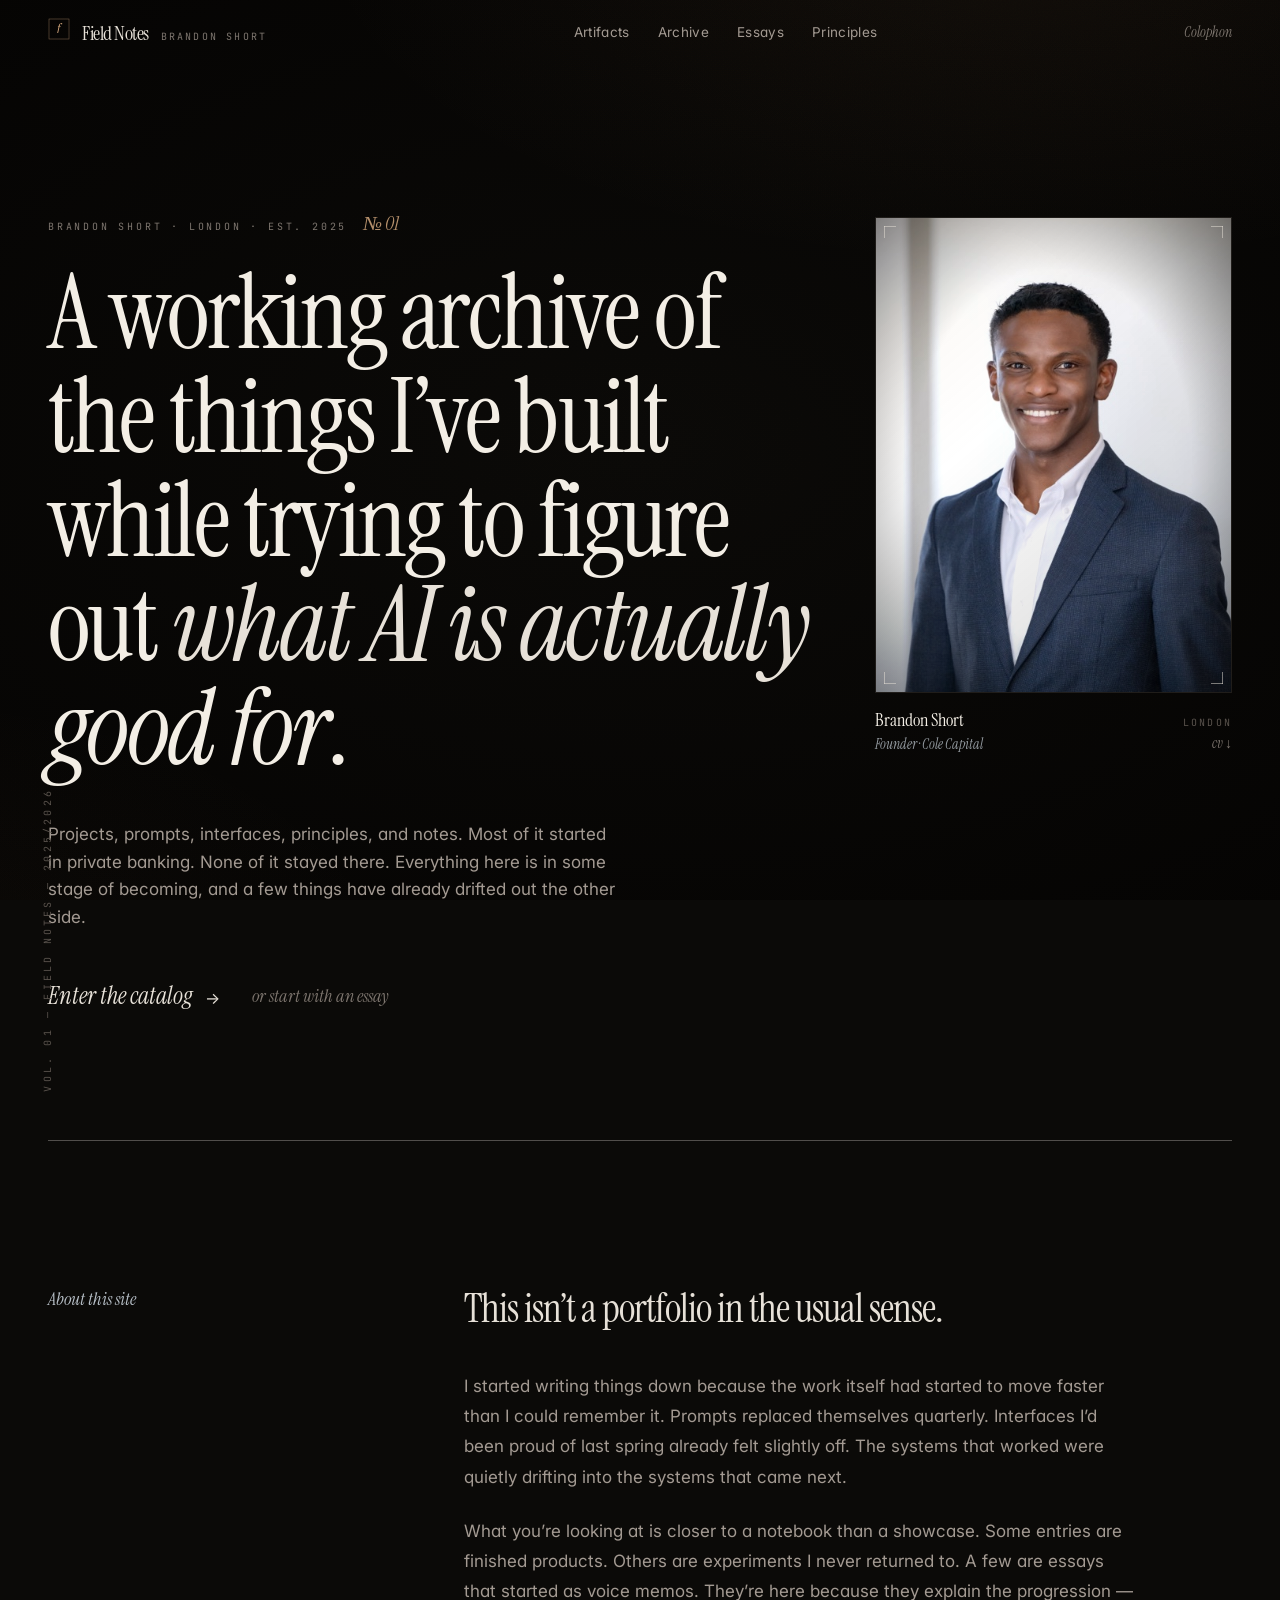
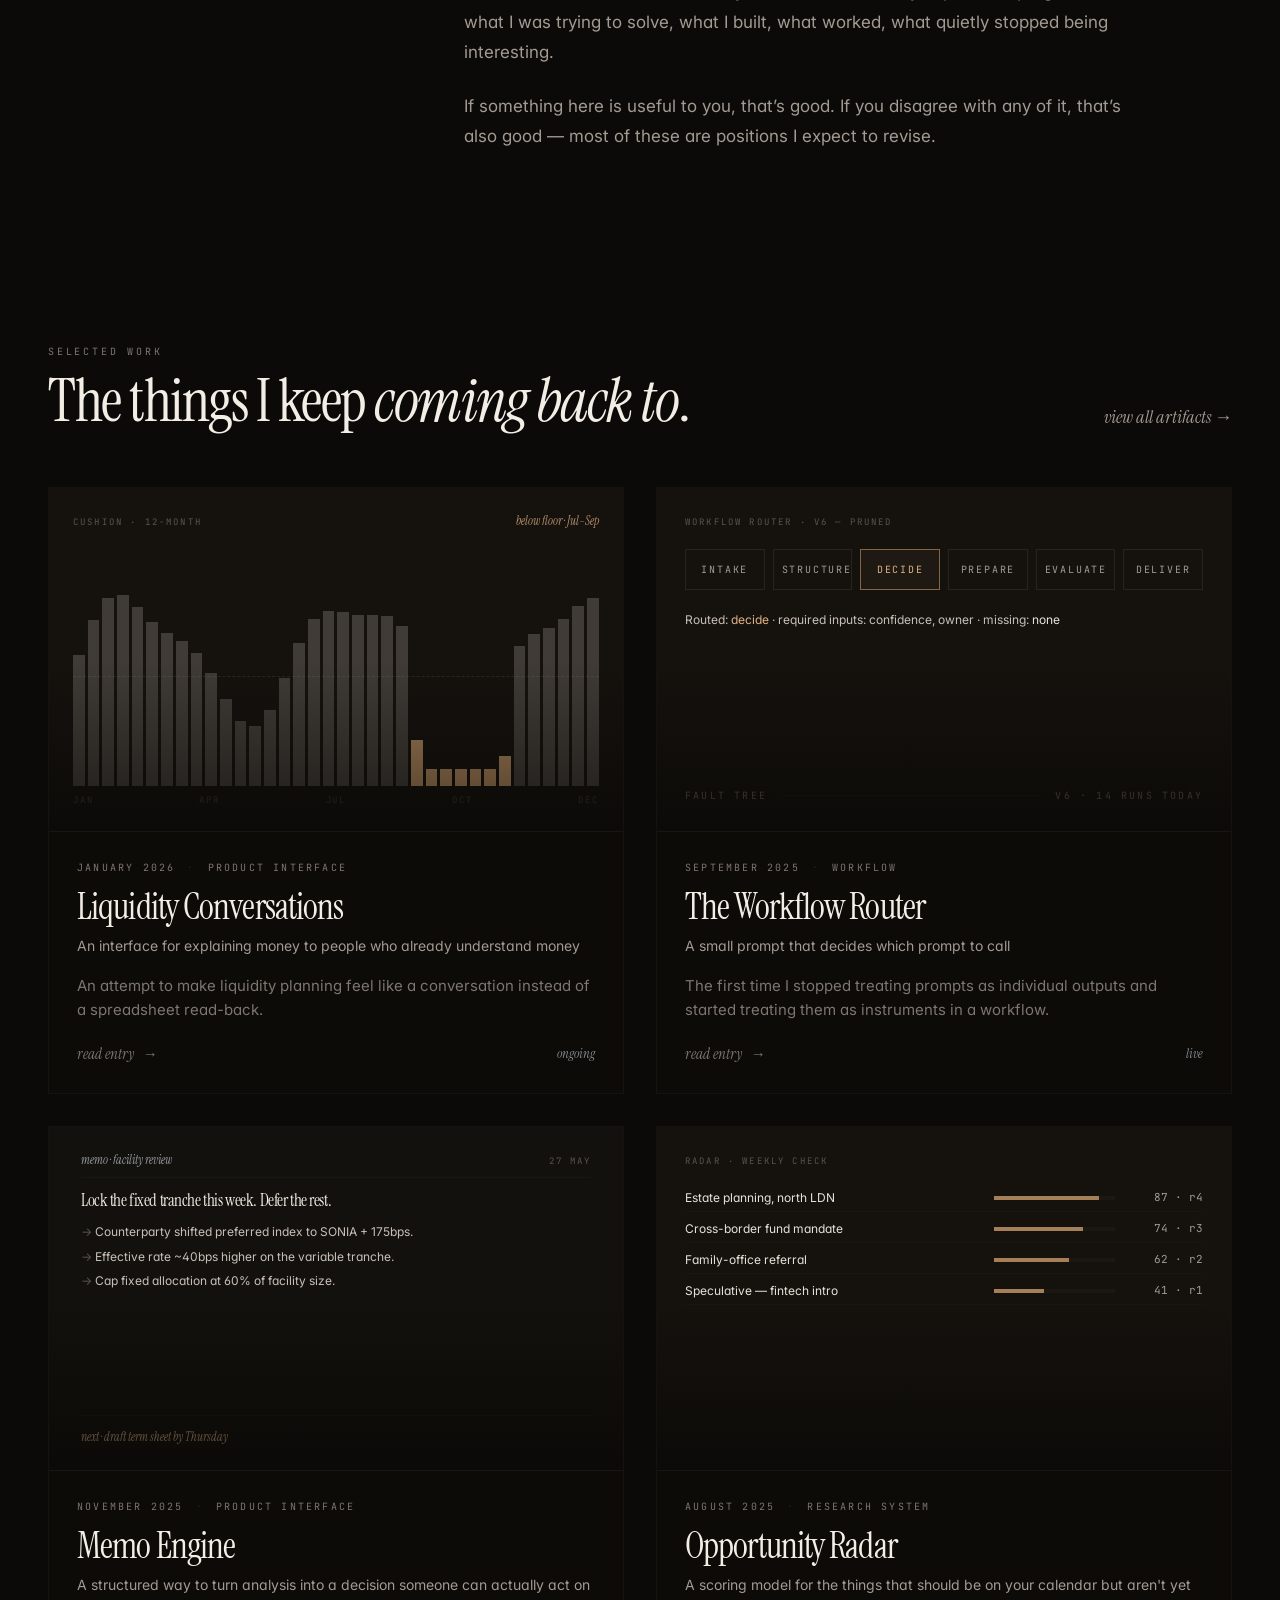
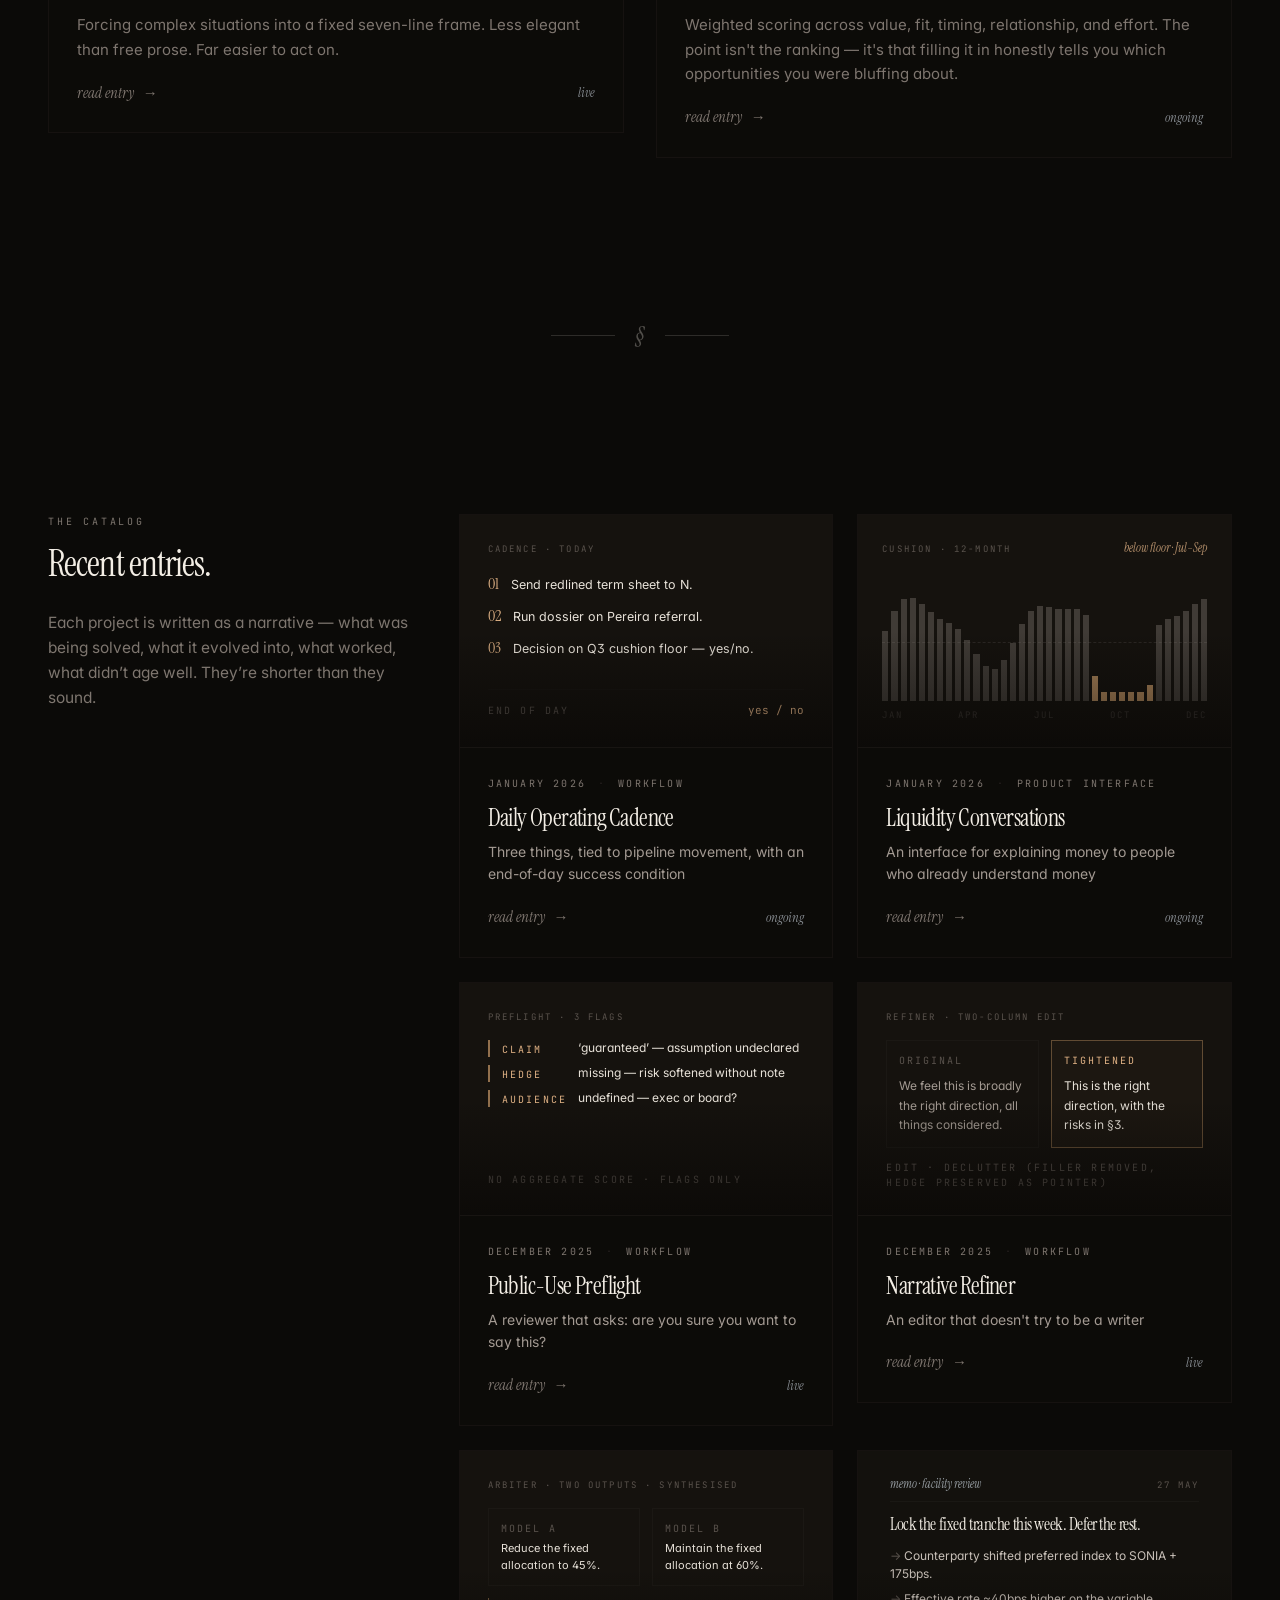
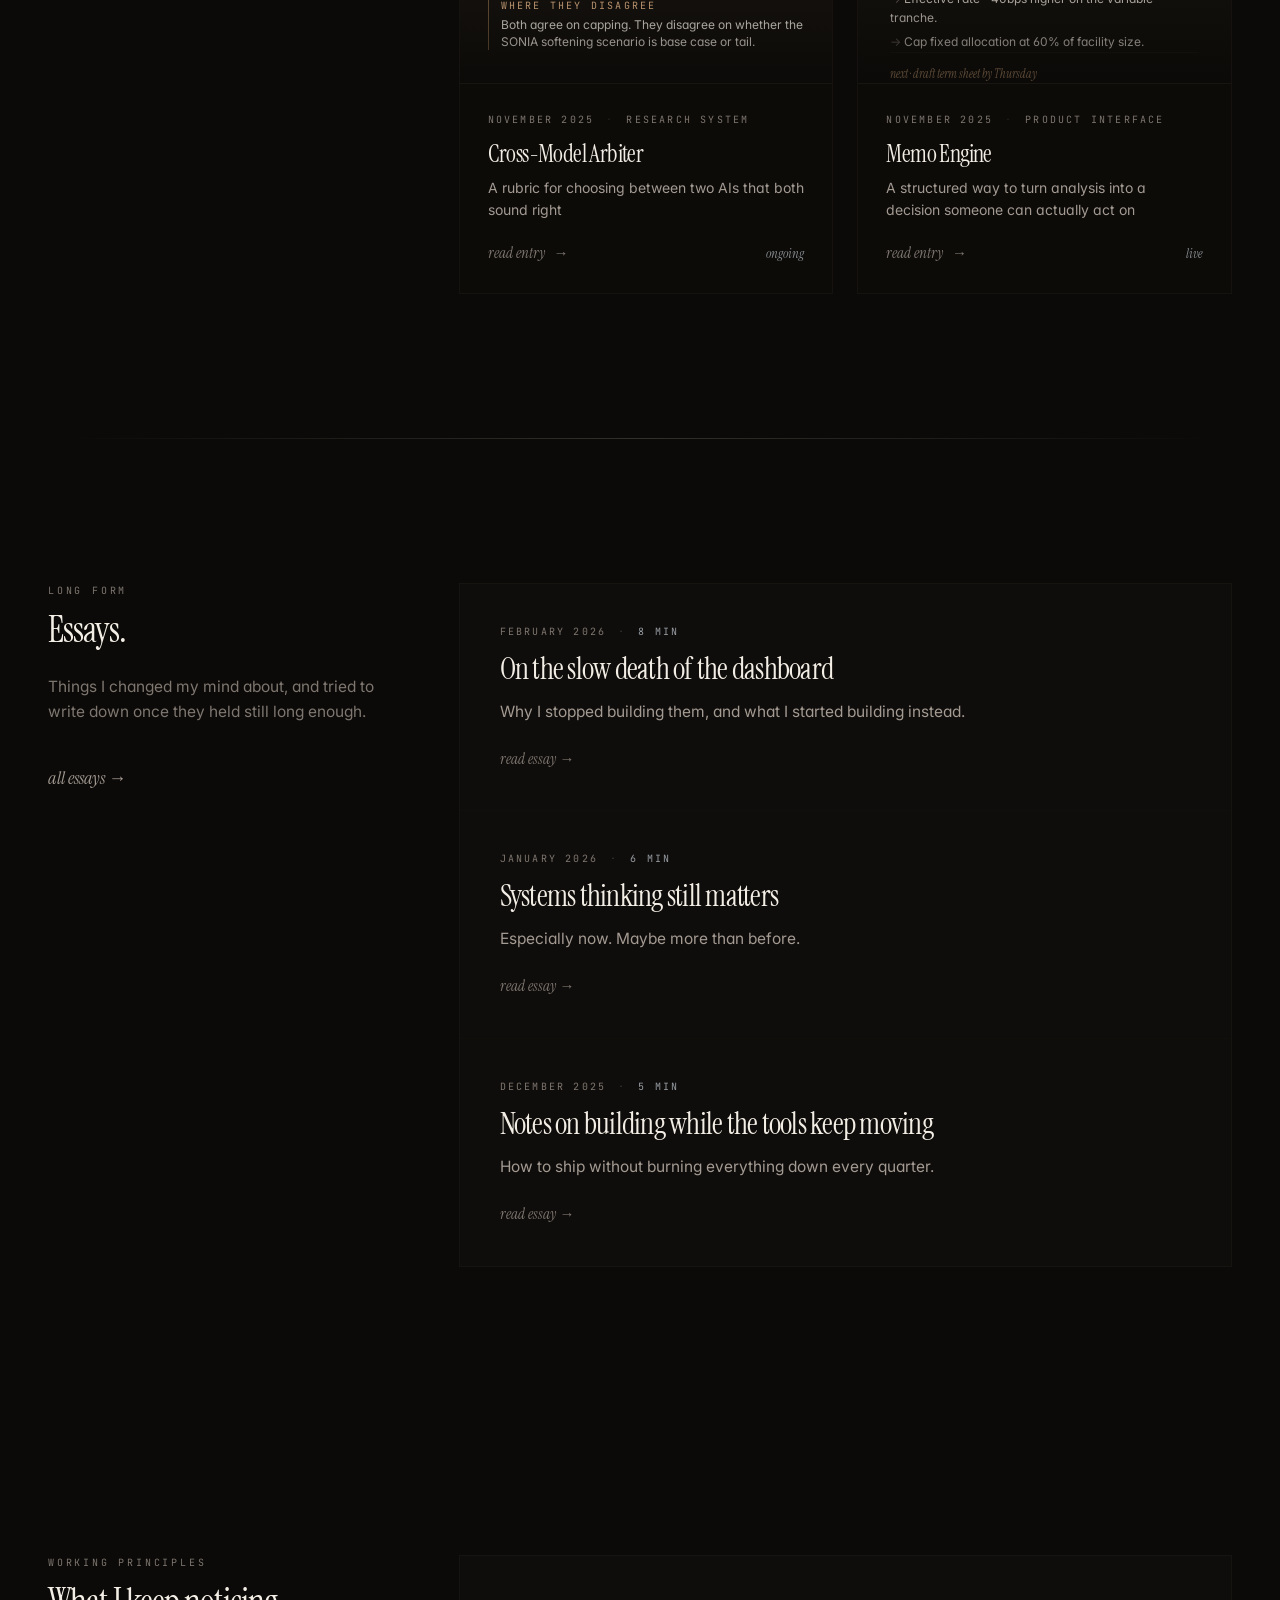
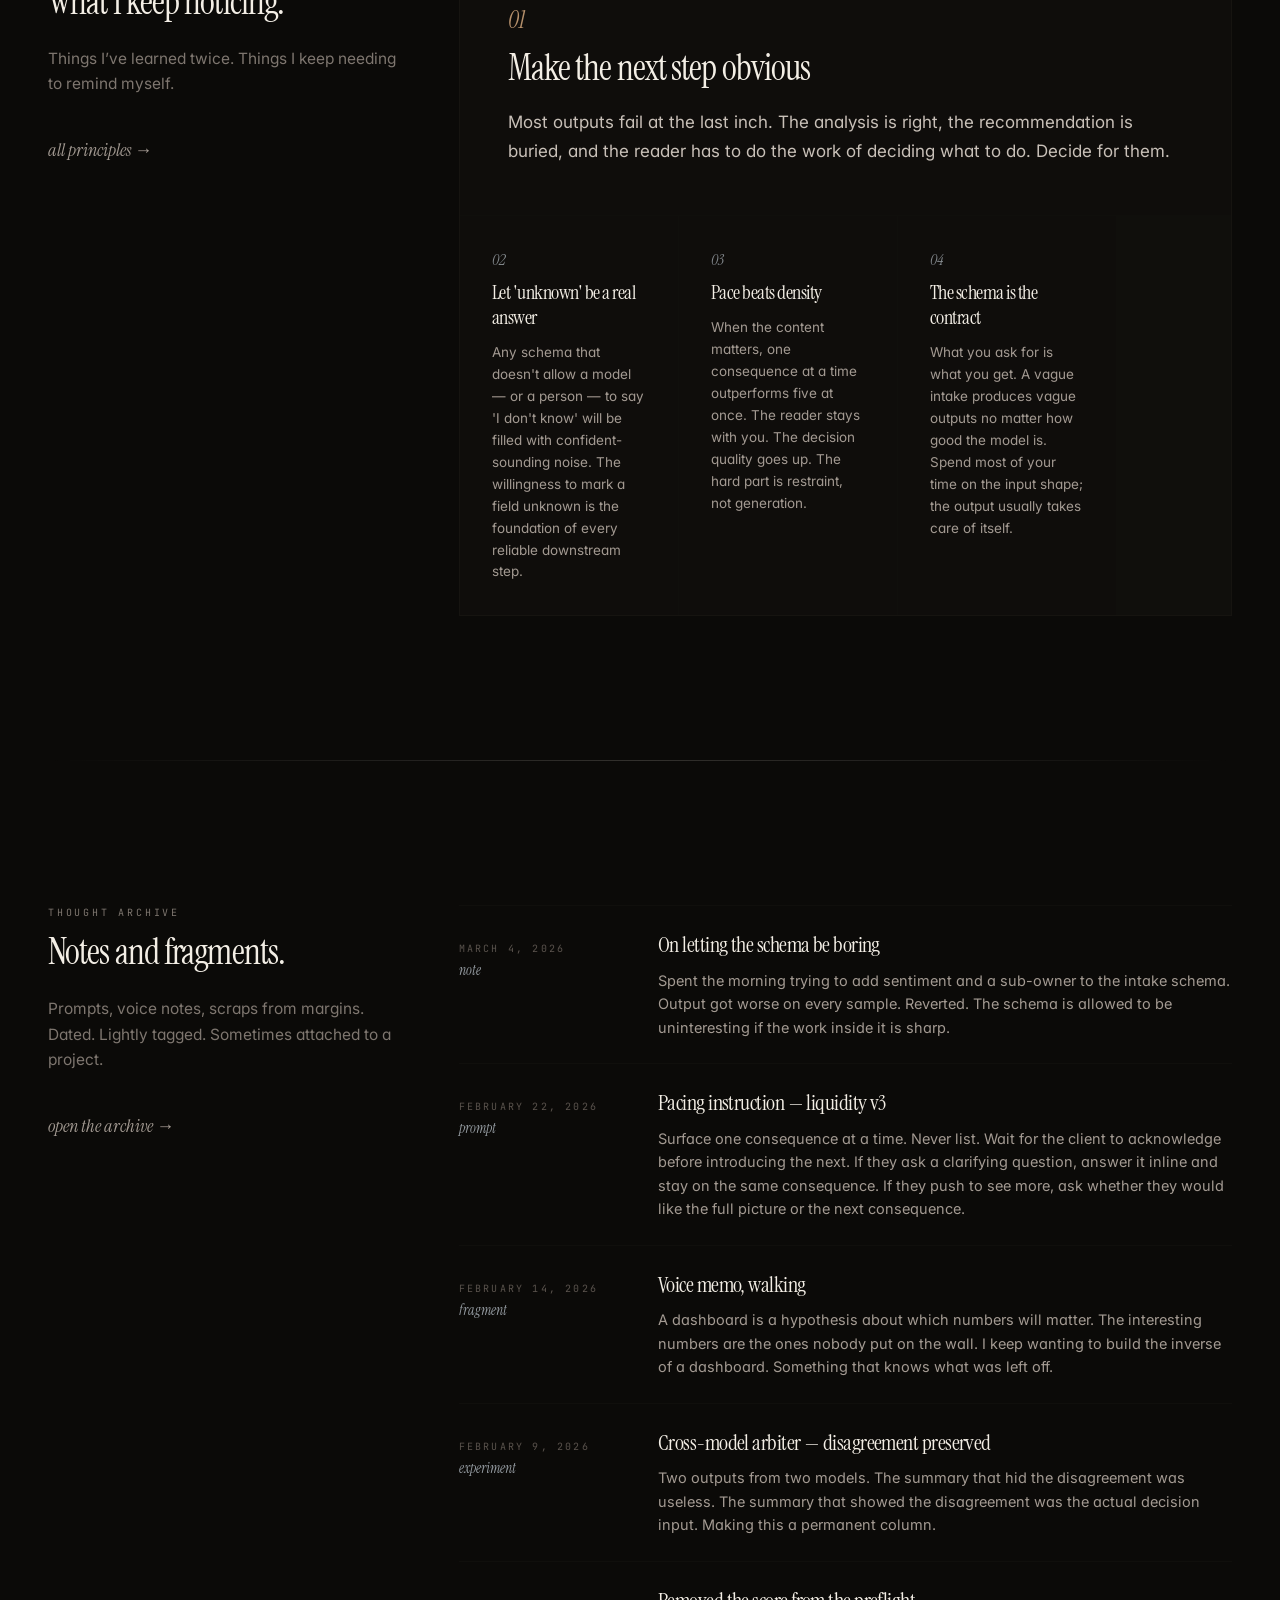
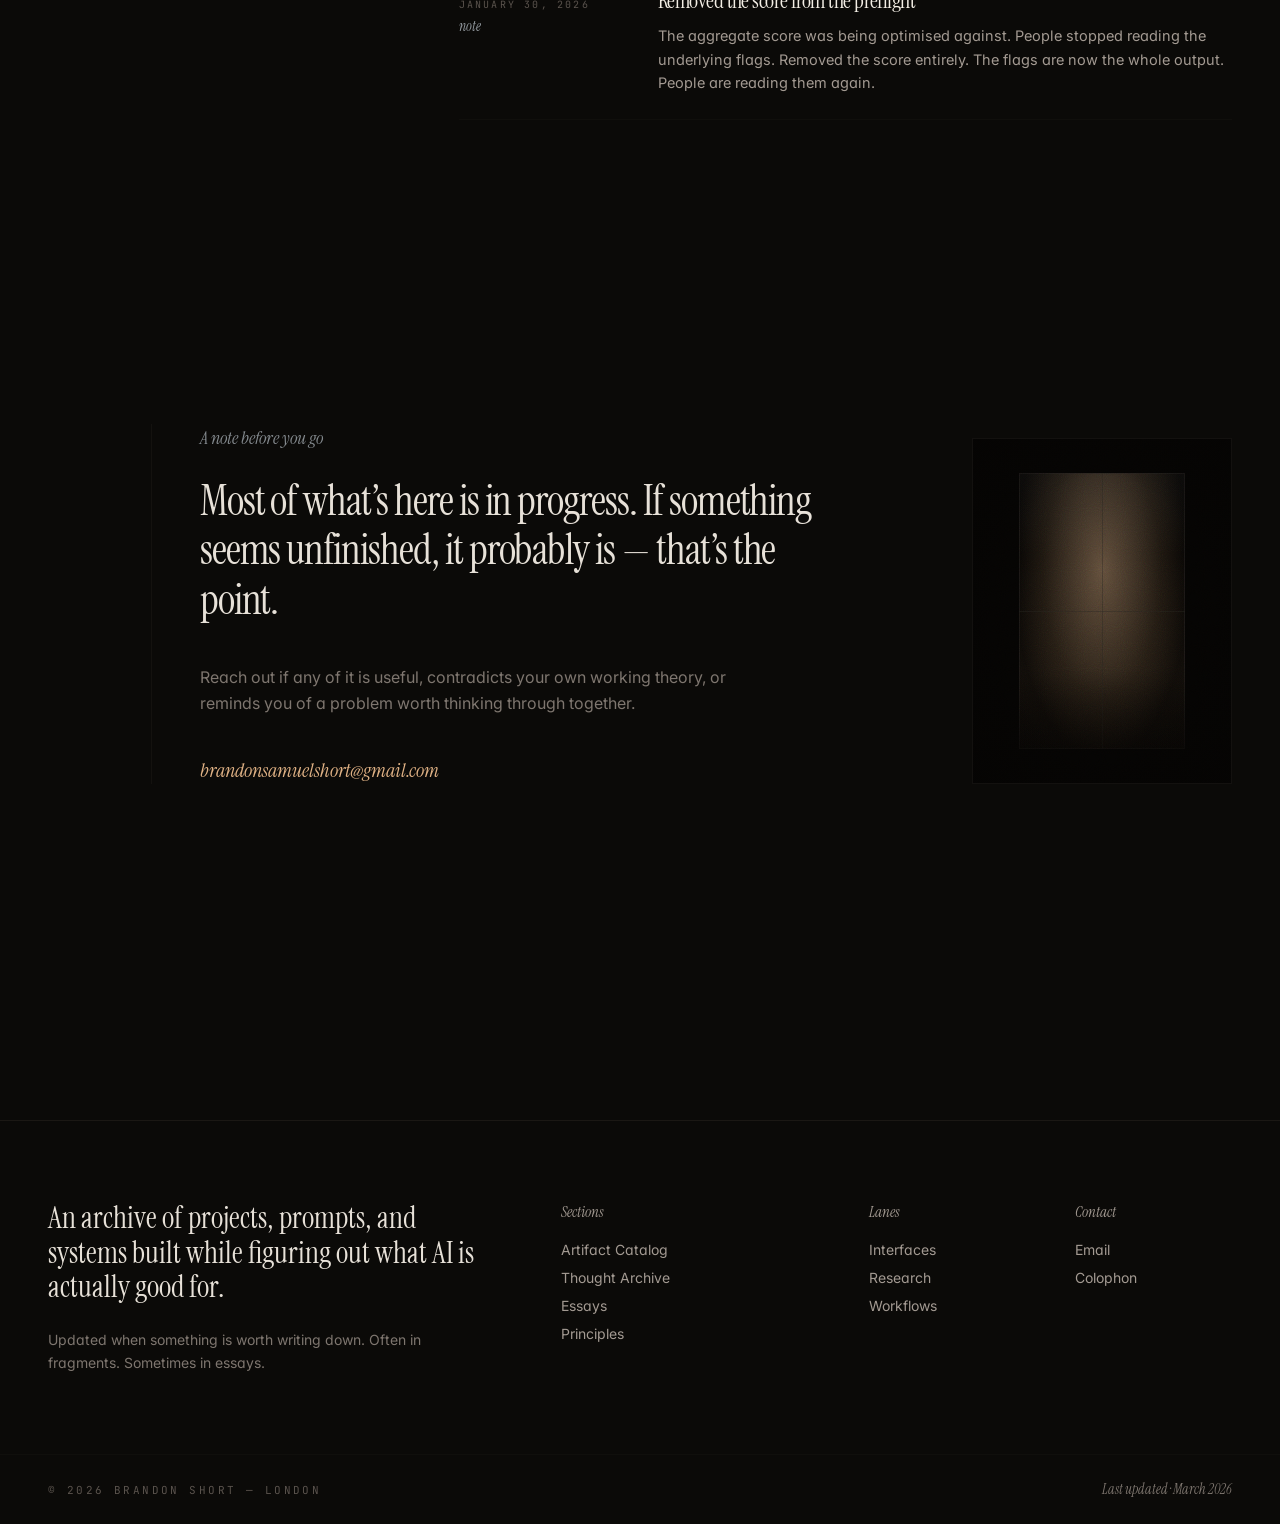
<file: index.html>
<!doctype html>
<html lang="en">
  <head>
    <meta charset="UTF-8" />
    <link rel="icon" type="image/svg+xml" href="/favicon.svg" />
    <meta name="viewport" content="width=device-width, initial-scale=1.0" />
    <meta name="color-scheme" content="dark" />
    <meta
      name="description"
      content="Field Notes — an archive of projects, prompts, essays, and systems built while figuring out what AI is actually good for."
    />
    <link rel="preconnect" href="https://fonts.googleapis.com" />
    <link rel="preconnect" href="https://fonts.gstatic.com" crossorigin />
    <link
      href="https://fonts.googleapis.com/css2?family=Instrument+Serif:ital@0;1&family=Inter:wght@300;400;500;600&family=JetBrains+Mono:wght@400;500&display=swap"
      rel="stylesheet"
    />
    <title>Field Notes — Brandon Short</title>
    <script>
      // SPA boot for GitHub Pages: if 404.html redirected with ?p=/path,
      // restore the path via history.replaceState before React Router mounts.
      (function (l) {
        if (l.search[1] === "/") {
          var decoded = l.search
            .slice(1)
            .split("&")
            .map(function (s) {
              return s.replace(/~and~/g, "&");
            })
            .join("?");
          window.history.replaceState(
            null,
            "",
            l.pathname.slice(0, -1) + decoded + l.hash,
          );
        }
      })(window.location);
    </script>
    <script type="module" crossorigin src="/assets/index-ByPIJIUM.js"></script>
    <link rel="modulepreload" crossorigin href="/assets/SectionLabel-CxhwCrDw.js">
    <link rel="modulepreload" crossorigin href="/assets/use-reduced-motion-BdMcL4IA.js">
    <link rel="modulepreload" crossorigin href="/assets/chunk-5KNZJZUH-fJ6onZU7.js">
    <link rel="modulepreload" crossorigin href="/assets/ArtifactMock-DuAeKl54.js">
    <link rel="stylesheet" crossorigin href="/assets/index-BFqMUPmM.css">
  </head>
  <body class="bg-ink-950 text-ink-100 antialiased">
    <div id="root"></div>
  </body>
</html>
</file>
<file: assets/index-BFqMUPmM.css>
*,:before,:after,::backdrop{--tw-border-spacing-x:0;--tw-border-spacing-y:0;--tw-translate-x:0;--tw-translate-y:0;--tw-rotate:0;--tw-skew-x:0;--tw-skew-y:0;--tw-scale-x:1;--tw-scale-y:1;--tw-pan-x: ;--tw-pan-y: ;--tw-pinch-zoom: ;--tw-scroll-snap-strictness:proximity;--tw-gradient-from-position: ;--tw-gradient-via-position: ;--tw-gradient-to-position: ;--tw-ordinal: ;--tw-slashed-zero: ;--tw-numeric-figure: ;--tw-numeric-spacing: ;--tw-numeric-fraction: ;--tw-ring-inset: ;--tw-ring-offset-width:0px;--tw-ring-offset-color:#fff;--tw-ring-color:#3b82f680;--tw-ring-offset-shadow:0 0 #0000;--tw-ring-shadow:0 0 #0000;--tw-shadow:0 0 #0000;--tw-shadow-colored:0 0 #0000;--tw-blur: ;--tw-brightness: ;--tw-contrast: ;--tw-grayscale: ;--tw-hue-rotate: ;--tw-invert: ;--tw-saturate: ;--tw-sepia: ;--tw-drop-shadow: ;--tw-backdrop-blur: ;--tw-backdrop-brightness: ;--tw-backdrop-contrast: ;--tw-backdrop-grayscale: ;--tw-backdrop-hue-rotate: ;--tw-backdrop-invert: ;--tw-backdrop-opacity: ;--tw-backdrop-saturate: ;--tw-backdrop-sepia: ;--tw-contain-size: ;--tw-contain-layout: ;--tw-contain-paint: ;--tw-contain-style: }*,:before,:after{box-sizing:border-box;border:0 solid #e5e7eb}:before,:after{--tw-content:""}html,:host{-webkit-text-size-adjust:100%;tab-size:4;font-feature-settings:normal;font-variation-settings:normal;-webkit-tap-highlight-color:transparent;font-family:Inter,ui-sans-serif,system-ui,sans-serif;line-height:1.5}body{line-height:inherit;margin:0}hr{height:0;color:inherit;border-top-width:1px}abbr:where([title]){-webkit-text-decoration:underline dotted;text-decoration:underline dotted}h1,h2,h3,h4,h5,h6{font-size:inherit;font-weight:inherit}a{color:inherit;-webkit-text-decoration:inherit;text-decoration:inherit}b,strong{font-weight:bolder}code,kbd,samp,pre{font-feature-settings:normal;font-variation-settings:normal;font-family:JetBrains Mono,ui-monospace,SFMono-Regular,monospace;font-size:1em}small{font-size:80%}sub,sup{vertical-align:baseline;font-size:75%;line-height:0;position:relative}sub{bottom:-.25em}sup{top:-.5em}table{text-indent:0;border-color:inherit;border-collapse:collapse}button,input,optgroup,select,textarea{font-feature-settings:inherit;font-variation-settings:inherit;font-family:inherit;font-size:100%;font-weight:inherit;line-height:inherit;letter-spacing:inherit;color:inherit;margin:0;padding:0}button,select{text-transform:none}button,input:where([type=button]),input:where([type=reset]),input:where([type=submit]){-webkit-appearance:button;background-color:#0000;background-image:none}:-moz-focusring{outline:auto}:-moz-ui-invalid{box-shadow:none}progress{vertical-align:baseline}::-webkit-inner-spin-button{height:auto}::-webkit-outer-spin-button{height:auto}[type=search]{-webkit-appearance:textfield;outline-offset:-2px}::-webkit-search-decoration{-webkit-appearance:none}::-webkit-file-upload-button{-webkit-appearance:button;font:inherit}summary{display:list-item}blockquote,dl,dd,h1,h2,h3,h4,h5,h6,hr,figure,p,pre{margin:0}fieldset{margin:0;padding:0}legend{padding:0}ol,ul,menu{margin:0;padding:0;list-style:none}dialog{padding:0}textarea{resize:vertical}input::-moz-placeholder{opacity:1;color:#9ca3af}textarea::-moz-placeholder{opacity:1;color:#9ca3af}input::placeholder,textarea::placeholder{opacity:1;color:#9ca3af}button,[role=button]{cursor:pointer}:disabled{cursor:default}img,svg,video,canvas,audio,iframe,embed,object{vertical-align:middle;display:block}img,video{max-width:100%;height:auto}[hidden]:where(:not([hidden=until-found])){display:none}.pointer-events-none{pointer-events:none}.visible{visibility:visible}.invisible{visibility:hidden}.static{position:static}.fixed{position:fixed}.absolute{position:absolute}.relative{position:relative}.sticky{position:sticky}.inset-0{inset:0}.inset-x-0{left:0;right:0}.inset-x-8{left:2rem;right:2rem}.inset-x-\[18\%\]{left:18%;right:18%}.inset-y-0{top:0;bottom:0}.inset-y-\[10\%\]{top:10%;bottom:10%}.bottom-0{bottom:0}.bottom-12{bottom:3rem}.bottom-2{bottom:.5rem}.left-0{left:0}.left-1\/2{left:50%}.left-2{left:.5rem}.left-6{left:1.5rem}.right-0{right:0}.right-2{right:.5rem}.top-0{top:0}.top-1\/2{top:50%}.top-12{top:3rem}.top-2{top:.5rem}.top-32{top:8rem}.top-52{top:13rem}.top-\[55\%\]{top:55%}.z-10{z-index:10}.z-40{z-index:40}.col-span-12{grid-column:span 12/span 12}.col-span-2{grid-column:span 2/span 2}.col-span-3{grid-column:span 3/span 3}.col-span-4{grid-column:span 4/span 4}.col-span-7{grid-column:span 7/span 7}.col-span-8{grid-column:span 8/span 8}.col-span-9{grid-column:span 9/span 9}.mx-6{margin-left:1.5rem;margin-right:1.5rem}.mx-auto{margin-left:auto;margin-right:auto}.my-4{margin-top:1rem;margin-bottom:1rem}.-mr-2{margin-right:-.5rem}.mb-1{margin-bottom:.25rem}.mb-10{margin-bottom:2.5rem}.mb-12{margin-bottom:3rem}.mb-14{margin-bottom:3.5rem}.mb-2{margin-bottom:.5rem}.mb-20{margin-bottom:5rem}.mb-6{margin-bottom:1.5rem}.ml-2{margin-left:.5rem}.ml-3{margin-left:.75rem}.mt-0\.5{margin-top:.125rem}.mt-1{margin-top:.25rem}.mt-10{margin-top:2.5rem}.mt-12{margin-top:3rem}.mt-2{margin-top:.5rem}.mt-3{margin-top:.75rem}.mt-32{margin-top:8rem}.mt-4{margin-top:1rem}.mt-5{margin-top:1.25rem}.mt-6{margin-top:1.5rem}.mt-8{margin-top:2rem}.mt-auto{margin-top:auto}.block{display:block}.inline-block{display:inline-block}.inline{display:inline}.flex{display:flex}.inline-flex{display:inline-flex}.table{display:table}.grid{display:grid}.hidden{display:none}.aspect-\[16\/10\]{aspect-ratio:16/10}.aspect-\[3\/4\]{aspect-ratio:3/4}.aspect-\[5\/3\]{aspect-ratio:5/3}.aspect-\[5\/4\]{aspect-ratio:5/4}.h-1{height:.25rem}.h-1\/3{height:33.3333%}.h-12{height:3rem}.h-16{height:4rem}.h-3{height:.75rem}.h-\[60vh\]{height:60vh}.h-full{height:100%}.h-px{height:1px}.min-h-\[60vh\]{min-height:60vh}.min-h-screen{min-height:100vh}.w-16{width:4rem}.w-20{width:5rem}.w-3{width:.75rem}.w-6{width:1.5rem}.w-full{width:100%}.w-px{width:1px}.max-w-2xl{max-width:42rem}.max-w-3xl{max-width:48rem}.max-w-4xl{max-width:56rem}.max-w-\[1200px\]{max-width:1200px}.max-w-\[1400px\]{max-width:1400px}.max-w-\[16ch\]{max-width:16ch}.max-w-\[28ch\]{max-width:28ch}.max-w-\[34ch\]{max-width:34ch}.max-w-\[760px\]{max-width:760px}.max-w-\[920px\]{max-width:920px}.max-w-md{max-width:28rem}.max-w-prose{max-width:65ch}.max-w-sm{max-width:24rem}.max-w-xl{max-width:36rem}.flex-1{flex:1}.flex-shrink-0{flex-shrink:0}.grow{flex-grow:1}.transform{transform:translate(var(--tw-translate-x), var(--tw-translate-y)) rotate(var(--tw-rotate)) skewX(var(--tw-skew-x)) skewY(var(--tw-skew-y)) scaleX(var(--tw-scale-x)) scaleY(var(--tw-scale-y))}.scroll-mt-32{scroll-margin-top:8rem}.grid-cols-12{grid-template-columns:repeat(12,minmax(0,1fr))}.grid-cols-2{grid-template-columns:repeat(2,minmax(0,1fr))}.grid-cols-6{grid-template-columns:repeat(6,minmax(0,1fr))}.flex-col{flex-direction:column}.flex-wrap{flex-wrap:wrap}.content-start{align-content:flex-start}.items-start{align-items:flex-start}.items-end{align-items:flex-end}.items-center{align-items:center}.items-baseline{align-items:baseline}.justify-center{justify-content:center}.justify-between{justify-content:space-between}.gap-1{gap:.25rem}.gap-10{gap:2.5rem}.gap-12{gap:3rem}.gap-16{gap:4rem}.gap-2{gap:.5rem}.gap-3{gap:.75rem}.gap-4{gap:1rem}.gap-5{gap:1.25rem}.gap-6{gap:1.5rem}.gap-7{gap:1.75rem}.gap-8{gap:2rem}.gap-\[3px\]{gap:3px}.gap-px{gap:1px}.gap-x-3{-moz-column-gap:.75rem;column-gap:.75rem}.gap-y-2{row-gap:.5rem}.space-y-1>:not([hidden])~:not([hidden]){--tw-space-y-reverse:0;margin-top:calc(.25rem * calc(1 - var(--tw-space-y-reverse)));margin-bottom:calc(.25rem * var(--tw-space-y-reverse))}.space-y-3>:not([hidden])~:not([hidden]){--tw-space-y-reverse:0;margin-top:calc(.75rem * calc(1 - var(--tw-space-y-reverse)));margin-bottom:calc(.75rem * var(--tw-space-y-reverse))}.space-y-6>:not([hidden])~:not([hidden]){--tw-space-y-reverse:0;margin-top:calc(1.5rem * calc(1 - var(--tw-space-y-reverse)));margin-bottom:calc(1.5rem * var(--tw-space-y-reverse))}.space-y-\[6px\]>:not([hidden])~:not([hidden]){--tw-space-y-reverse:0;margin-top:calc(6px * calc(1 - var(--tw-space-y-reverse)));margin-bottom:calc(6px * var(--tw-space-y-reverse))}.divide-y>:not([hidden])~:not([hidden]){--tw-divide-y-reverse:0;border-top-width:calc(1px * calc(1 - var(--tw-divide-y-reverse)));border-bottom-width:calc(1px * var(--tw-divide-y-reverse))}.divide-ink-800\/40>:not([hidden])~:not([hidden]){border-color:#1b181466}.divide-ink-800\/60>:not([hidden])~:not([hidden]){border-color:#1b181499}.self-start{align-self:flex-start}.self-center{align-self:center}.overflow-hidden{overflow:hidden}.truncate{text-overflow:ellipsis;white-space:nowrap;overflow:hidden}.whitespace-nowrap{white-space:nowrap}.whitespace-pre-wrap{white-space:pre-wrap}.break-all{word-break:break-all}.border{border-width:1px}.border-y{border-top-width:1px;border-bottom-width:1px}.border-b{border-bottom-width:1px}.border-l{border-left-width:1px}.border-l-2{border-left-width:2px}.border-t{border-top-width:1px}.border-dashed{border-style:dashed}.border-amber-warm\/40{border-color:#c7996866}.border-amber-warm\/50{border-color:#c7996880}.border-amber-warm\/60{border-color:#c7996899}.border-amber-warm\/70{border-color:#c79968b3}.border-ink-600\/60{border-color:#3a353199}.border-ink-700{--tw-border-opacity:1;border-color:rgb(39 35 32/var(--tw-border-opacity,1))}.border-ink-700\/40{border-color:#27232066}.border-ink-700\/50{border-color:#27232080}.border-ink-700\/80{border-color:#272320cc}.border-ink-800{--tw-border-opacity:1;border-color:rgb(27 24 20/var(--tw-border-opacity,1))}.border-ink-800\/40{border-color:#1b181466}.border-ink-800\/60{border-color:#1b181499}.border-ink-800\/70{border-color:#1b1814b3}.border-transparent{border-color:#0000}.bg-amber-glow{--tw-bg-opacity:1;background-color:rgb(224 178 133/var(--tw-bg-opacity,1))}.bg-amber-warm\/5{background-color:#c799680d}.bg-amber-warm\/80{background-color:#c79968cc}.bg-amber-warm\/\[0\.04\]{background-color:#c799680a}.bg-amber-warm\/\[0\.05\]{background-color:#c799680d}.bg-ink-100\/50{background-color:#e7e1d880}.bg-ink-1000{--tw-bg-opacity:1;background-color:rgb(5 4 3/var(--tw-bg-opacity,1))}.bg-ink-1000\/60{background-color:#05040399}.bg-ink-1000\/70{background-color:#050403b3}.bg-ink-1000\/95{background-color:#050403f2}.bg-ink-300\/30{background-color:#a39a924d}.bg-ink-700{--tw-bg-opacity:1;background-color:rgb(39 35 32/var(--tw-bg-opacity,1))}.bg-ink-700\/40{background-color:#27232066}.bg-ink-800{--tw-bg-opacity:1;background-color:rgb(27 24 20/var(--tw-bg-opacity,1))}.bg-ink-800\/40{background-color:#1b181466}.bg-ink-800\/60{background-color:#1b181499}.bg-ink-850{--tw-bg-opacity:1;background-color:rgb(21 18 14/var(--tw-bg-opacity,1))}.bg-ink-900{--tw-bg-opacity:1;background-color:rgb(16 14 11/var(--tw-bg-opacity,1))}.bg-ink-900\/30{background-color:#100e0b4d}.bg-ink-900\/40{background-color:#100e0b66}.bg-ink-900\/60{background-color:#100e0b99}.bg-ink-950{--tw-bg-opacity:1;background-color:rgb(11 10 8/var(--tw-bg-opacity,1))}.bg-transparent{background-color:#0000}.bg-gradient-to-t{background-image:linear-gradient(to top, var(--tw-gradient-stops))}.from-ink-1000\/55{--tw-gradient-from:#0504038c var(--tw-gradient-from-position);--tw-gradient-to:#05040300 var(--tw-gradient-to-position);--tw-gradient-stops:var(--tw-gradient-from), var(--tw-gradient-to)}.via-transparent{--tw-gradient-to:#0000 var(--tw-gradient-to-position);--tw-gradient-stops:var(--tw-gradient-from), transparent var(--tw-gradient-via-position), var(--tw-gradient-to)}.to-transparent{--tw-gradient-to:transparent var(--tw-gradient-to-position)}.object-cover{-o-object-fit:cover;object-fit:cover}.p-10{padding:2.5rem}.p-2{padding:.5rem}.p-3{padding:.75rem}.p-4{padding:1rem}.p-5{padding:1.25rem}.p-6{padding:1.5rem}.p-7{padding:1.75rem}.p-8{padding:2rem}.px-2{padding-left:.5rem;padding-right:.5rem}.px-4{padding-left:1rem;padding-right:1rem}.px-6{padding-left:1.5rem;padding-right:1.5rem}.py-1{padding-top:.25rem;padding-bottom:.25rem}.py-16{padding-top:4rem;padding-bottom:4rem}.py-2{padding-top:.5rem;padding-bottom:.5rem}.py-20{padding-top:5rem;padding-bottom:5rem}.py-24{padding-top:6rem;padding-bottom:6rem}.py-28{padding-top:7rem;padding-bottom:7rem}.py-3{padding-top:.75rem;padding-bottom:.75rem}.py-32{padding-top:8rem;padding-bottom:8rem}.py-5{padding-top:1.25rem;padding-bottom:1.25rem}.py-6{padding-top:1.5rem;padding-bottom:1.5rem}.py-8{padding-top:2rem;padding-bottom:2rem}.pb-12{padding-bottom:3rem}.pb-14{padding-bottom:3.5rem}.pb-16{padding-bottom:4rem}.pb-2{padding-bottom:.5rem}.pb-24{padding-bottom:6rem}.pb-28{padding-bottom:7rem}.pb-32{padding-bottom:8rem}.pb-40{padding-bottom:10rem}.pl-3{padding-left:.75rem}.pl-8{padding-left:2rem}.pt-12{padding-top:3rem}.pt-24{padding-top:6rem}.pt-28{padding-top:7rem}.pt-3{padding-top:.75rem}.pt-32{padding-top:8rem}.pt-4{padding-top:1rem}.pt-\[2px\]{padding-top:2px}.text-center{text-align:center}.text-right{text-align:right}.font-display{font-family:Instrument Serif,ui-serif,Georgia,serif}.font-mono{font-family:JetBrains Mono,ui-monospace,SFMono-Regular,monospace}.font-sans{font-family:Inter,ui-sans-serif,system-ui,sans-serif}.text-2xl{font-size:1.5rem;line-height:2rem}.text-3xl{font-size:1.875rem;line-height:2.25rem}.text-4xl{font-size:2.25rem;line-height:2.5rem}.text-5xl{font-size:3rem;line-height:1}.text-\[10px\]{font-size:10px}.text-\[11\.5px\]{font-size:11.5px}.text-\[11px\]{font-size:11px}.text-\[12\.5px\]{font-size:12.5px}.text-\[12px\]{font-size:12px}.text-\[13\.5px\]{font-size:13.5px}.text-\[13px\]{font-size:13px}.text-\[14\.5px\]{font-size:14.5px}.text-\[14px\]{font-size:14px}.text-\[15\.5px\]{font-size:15.5px}.text-\[15px\]{font-size:15px}.text-\[16px\]{font-size:16px}.text-\[17px\]{font-size:17px}.text-\[28px\]{font-size:28px}.text-\[48px\]{font-size:48px}.text-\[9px\]{font-size:9px}.text-base{font-size:1rem;line-height:1.5rem}.text-lg{font-size:1.125rem;line-height:1.75rem}.text-sm{font-size:.875rem;line-height:1.25rem}.text-xl{font-size:1.25rem;line-height:1.75rem}.text-xs{font-size:.75rem;line-height:1rem}.uppercase{text-transform:uppercase}.normal-case{text-transform:none}.italic{font-style:italic}.leading-\[0\.96\]{line-height:.96}.leading-\[1\.02\]{line-height:1.02}.leading-\[1\.04\]{line-height:1.04}.leading-\[1\.05\]{line-height:1.05}.leading-\[1\.15\]{line-height:1.15}.leading-\[1\.16\]{line-height:1.16}.leading-\[1\.18\]{line-height:1.18}.leading-\[1\.1\]{line-height:1.1}.leading-\[1\.28\]{line-height:1.28}.leading-\[1\.55\]{line-height:1.55}.leading-\[1\.75\]{line-height:1.75}.leading-\[1\.78\]{line-height:1.78}.leading-none{line-height:1}.leading-relaxed{line-height:1.625}.leading-snug{line-height:1.375}.leading-tight{line-height:1.25}.tracking-\[0\.18em\]{letter-spacing:.18em}.tracking-\[0\.22em\]{letter-spacing:.22em}.tracking-\[0\.24em\]{letter-spacing:.24em}.tracking-\[0\.28em\]{letter-spacing:.28em}.tracking-\[0\.2em\]{letter-spacing:.2em}.tracking-\[0\.32em\]{letter-spacing:.32em}.tracking-normal{letter-spacing:0}.tracking-tight{letter-spacing:-.025em}.tracking-wide{letter-spacing:.025em}.tracking-wider{letter-spacing:.05em}.text-amber-glow{--tw-text-opacity:1;color:rgb(224 178 133/var(--tw-text-opacity,1))}.text-amber-glow\/70{color:#e0b285b3}.text-amber-glow\/80{color:#e0b285cc}.text-ink-100{--tw-text-opacity:1;color:rgb(231 225 216/var(--tw-text-opacity,1))}.text-ink-200{--tw-text-opacity:1;color:rgb(200 192 184/var(--tw-text-opacity,1))}.text-ink-300{--tw-text-opacity:1;color:rgb(163 154 146/var(--tw-text-opacity,1))}.text-ink-400{--tw-text-opacity:1;color:rgb(126 118 111/var(--tw-text-opacity,1))}.text-ink-50{--tw-text-opacity:1;color:rgb(243 238 229/var(--tw-text-opacity,1))}.text-ink-500{--tw-text-opacity:1;color:rgb(90 83 77/var(--tw-text-opacity,1))}.text-ink-600{--tw-text-opacity:1;color:rgb(58 53 49/var(--tw-text-opacity,1))}.text-ink-700{--tw-text-opacity:1;color:rgb(39 35 32/var(--tw-text-opacity,1))}.text-paper-blue{--tw-text-opacity:1;color:rgb(184 192 200/var(--tw-text-opacity,1))}.text-paper-blue\/70{color:#b8c0c8b3}.text-paper-blue\/80{color:#b8c0c8cc}.antialiased{-webkit-font-smoothing:antialiased;-moz-osx-font-smoothing:grayscale}.opacity-30{opacity:.3}.opacity-40{opacity:.4}.mix-blend-multiply{mix-blend-mode:multiply}.mix-blend-soft-light{mix-blend-mode:soft-light}.shadow{--tw-shadow:0 1px 3px 0 #0000001a, 0 1px 2px -1px #0000001a;--tw-shadow-colored:0 1px 3px 0 var(--tw-shadow-color), 0 1px 2px -1px var(--tw-shadow-color);box-shadow:var(--tw-ring-offset-shadow,0 0 #0000), var(--tw-ring-shadow,0 0 #0000), var(--tw-shadow)}.filter{filter:var(--tw-blur) var(--tw-brightness) var(--tw-contrast) var(--tw-grayscale) var(--tw-hue-rotate) var(--tw-invert) var(--tw-saturate) var(--tw-sepia) var(--tw-drop-shadow)}.backdrop-blur-sm{--tw-backdrop-blur:blur(4px);-webkit-backdrop-filter:var(--tw-backdrop-blur) var(--tw-backdrop-brightness) var(--tw-backdrop-contrast) var(--tw-backdrop-grayscale) var(--tw-backdrop-hue-rotate) var(--tw-backdrop-invert) var(--tw-backdrop-opacity) var(--tw-backdrop-saturate) var(--tw-backdrop-sepia);backdrop-filter:var(--tw-backdrop-blur) var(--tw-backdrop-brightness) var(--tw-backdrop-contrast) var(--tw-backdrop-grayscale) var(--tw-backdrop-hue-rotate) var(--tw-backdrop-invert) var(--tw-backdrop-opacity) var(--tw-backdrop-saturate) var(--tw-backdrop-sepia)}.backdrop-blur-xl{--tw-backdrop-blur:blur(24px);-webkit-backdrop-filter:var(--tw-backdrop-blur) var(--tw-backdrop-brightness) var(--tw-backdrop-contrast) var(--tw-backdrop-grayscale) var(--tw-backdrop-hue-rotate) var(--tw-backdrop-invert) var(--tw-backdrop-opacity) var(--tw-backdrop-saturate) var(--tw-backdrop-sepia);backdrop-filter:var(--tw-backdrop-blur) var(--tw-backdrop-brightness) var(--tw-backdrop-contrast) var(--tw-backdrop-grayscale) var(--tw-backdrop-hue-rotate) var(--tw-backdrop-invert) var(--tw-backdrop-opacity) var(--tw-backdrop-saturate) var(--tw-backdrop-sepia)}.transition{transition-property:color,background-color,border-color,text-decoration-color,fill,stroke,opacity,box-shadow,transform,filter,-webkit-backdrop-filter,backdrop-filter;transition-duration:.15s;transition-timing-function:cubic-bezier(.4,0,.2,1)}.transition-all{transition-property:all;transition-duration:.15s;transition-timing-function:cubic-bezier(.4,0,.2,1)}.transition-colors{transition-property:color,background-color,border-color,text-decoration-color,fill,stroke;transition-duration:.15s;transition-timing-function:cubic-bezier(.4,0,.2,1)}.transition-transform{transition-property:transform;transition-duration:.15s;transition-timing-function:cubic-bezier(.4,0,.2,1)}.duration-300{transition-duration:.3s}.duration-500{transition-duration:.5s}.duration-\[1200ms\]{transition-duration:1.2s}.ease-editorial{transition-timing-function:cubic-bezier(.22,1,.36,1)}.\[background\:radial-gradient\(ellipse_at_center\,transparent_55\%\,rgba\(5\,4\,3\,0\.55\)_100\%\)\]{background:radial-gradient(#0000 55%,#0504038c 100%)}:root{font-feature-settings:"ss01", "cv11";--lightningcss-light: ;--lightningcss-dark:initial;color-scheme:dark;color:#e7e1d8;text-rendering:optimizelegibility;-webkit-font-smoothing:antialiased;-moz-osx-font-smoothing:grayscale;background-color:#050403;font-family:Inter,ui-sans-serif,system-ui,sans-serif}html,body,#root{min-height:100%}body{background-color:#0000;background-image:radial-gradient(1200px 600px at 80% -10%,#c7996812,#0000 60%),radial-gradient(900px 500px at -10% 110%,#c799680b,#0000 60%),radial-gradient(1400px 800px,#0b0a08,#050403 75%);background-position:0 0,0 0,0 0;background-repeat:repeat,repeat,repeat;background-size:auto,auto,auto;background-attachment:fixed;background-origin:padding-box,padding-box,padding-box;background-clip:border-box,border-box,border-box;margin:0}::selection{color:#f3eee5;background:#e0b28540}.grain:before{content:"";pointer-events:none;z-index:1;opacity:.055;mix-blend-mode:soft-light;background-image:url("data:image/svg+xml;utf8,<svg xmlns='http://www.w3.org/2000/svg' width='240' height='240'><filter id='n'><feTurbulence type='fractalNoise' baseFrequency='0.85' numOctaves='2' stitchTiles='stitch'/><feColorMatrix values='0 0 0 0 1   0 0 0 0 0.94   0 0 0 0 0.86  0 0 0 0.55 0'/></filter><rect width='100%' height='100%' filter='url(%23n)'/></svg>");position:fixed;inset:0}.skip-link{z-index:100;color:#0b0a08;letter-spacing:.22em;text-transform:uppercase;background:#f3eee5;padding:.75rem 1.25rem;font-family:JetBrains Mono,ui-monospace,monospace;font-size:11px;position:absolute;top:0;left:-9999px}.skip-link:focus{outline-offset:2px;outline:2px solid #e0b285;top:1rem;left:1rem}:where(a,button,input,select,textarea,summary,[tabindex]):focus-visible{outline-offset:3px;border-radius:1px;outline:1.5px solid #e0b285}.font-display{font-family:Instrument Serif,ui-serif,Georgia,serif;font-weight:400}.rule{background:linear-gradient(90deg,#0000,#e7e1d82e,#0000);height:1px}.rule-heavy{background:#e7e1d852;height:1px}.ornament{color:#e7e1d852;letter-spacing:.04em;justify-content:center;align-items:center;gap:1.25rem;font-family:Instrument Serif,serif;font-size:1.5rem;font-style:italic;display:flex}.ornament:before,.ornament:after{content:"";background:#e7e1d829;flex:1;max-width:4rem;height:1px}.link-draw{display:inline-block;position:relative}.link-draw:after{content:"";opacity:.35;transform-origin:0;background:currentColor;height:1px;transition:transform .6s cubic-bezier(.22,1,.36,1),opacity .3s;position:absolute;bottom:-2px;left:0;right:0;transform:scaleX(0)}.link-draw:hover:after,.link-draw:focus-visible:after{opacity:.7;transform:scaleX(1)}::-webkit-scrollbar{width:10px;height:10px}::-webkit-scrollbar-track{background:0 0}::-webkit-scrollbar-thumb{background:#e7e1d81a;border-radius:8px}::-webkit-scrollbar-thumb:hover{background:#e7e1d82e}*{scrollbar-color:#e7e1d82e transparent;scrollbar-width:thin}.prose-editorial{position:relative}.prose-editorial>p{color:#c8c0b8;margin:0 0 1.4rem;font-size:1.0625rem;line-height:1.78}.prose-editorial>p:first-of-type:first-letter{float:left;color:#e7e1d8;margin:.08em .12em 0 -.04em;font-family:Instrument Serif,serif;font-size:3.4em;line-height:.82}.prose-editorial>h2{color:#f3eee5;letter-spacing:-.01em;margin:2.8rem 0 1rem;font-family:Instrument Serif,serif;font-size:1.7rem;font-style:italic}.prose-editorial>h3{color:#b8c0c8;margin:2.2rem 0 .6rem;font-family:Instrument Serif,serif;font-size:1.1rem;font-style:italic}.prose-editorial>blockquote,.prose-editorial>.pullquote{color:#f3eee5;letter-spacing:-.005em;border:none;margin:2.4rem 0;padding:0;font-family:Instrument Serif,serif;font-size:2rem;font-style:italic;line-height:1.22}@media (width>=1024px){.prose-editorial>.pullquote{margin-left:-3rem;margin-right:-3rem;font-size:2.4rem}}@media (prefers-reduced-motion:reduce){*,:before,:after{scroll-behavior:auto!important;transition-duration:.001ms!important;animation-duration:.001ms!important;animation-iteration-count:1!important}.grain:before{display:none}}.hover\:border-ink-700:hover{--tw-border-opacity:1;border-color:rgb(39 35 32/var(--tw-border-opacity,1))}.hover\:bg-ink-850\/70:hover{background-color:#15120eb3}.hover\:bg-ink-850\/80:hover{background-color:#15120ecc}.hover\:bg-ink-900\/70:hover{background-color:#100e0bb3}.hover\:text-amber-glow:hover{--tw-text-opacity:1;color:rgb(224 178 133/var(--tw-text-opacity,1))}.hover\:text-ink-100:hover{--tw-text-opacity:1;color:rgb(231 225 216/var(--tw-text-opacity,1))}.hover\:text-ink-50:hover{--tw-text-opacity:1;color:rgb(243 238 229/var(--tw-text-opacity,1))}.group:hover .group-hover\:translate-x-1{--tw-translate-x:.25rem;transform:translate(var(--tw-translate-x), var(--tw-translate-y)) rotate(var(--tw-rotate)) skewX(var(--tw-skew-x)) skewY(var(--tw-skew-y)) scaleX(var(--tw-scale-x)) scaleY(var(--tw-scale-y))}.group:hover .group-hover\:translate-x-2{--tw-translate-x:.5rem;transform:translate(var(--tw-translate-x), var(--tw-translate-y)) rotate(var(--tw-rotate)) skewX(var(--tw-skew-x)) skewY(var(--tw-skew-y)) scaleX(var(--tw-scale-x)) scaleY(var(--tw-scale-y))}.group:hover .group-hover\:scale-\[1\.02\]{--tw-scale-x:1.02;--tw-scale-y:1.02;transform:translate(var(--tw-translate-x), var(--tw-translate-y)) rotate(var(--tw-rotate)) skewX(var(--tw-skew-x)) skewY(var(--tw-skew-y)) scaleX(var(--tw-scale-x)) scaleY(var(--tw-scale-y))}.group:hover .group-hover\:text-amber-glow{--tw-text-opacity:1;color:rgb(224 178 133/var(--tw-text-opacity,1))}.group:hover .group-hover\:text-ink-200{--tw-text-opacity:1;color:rgb(200 192 184/var(--tw-text-opacity,1))}@media (width>=640px){.sm\:col-span-3{grid-column:span 3/span 3}.sm\:col-span-9{grid-column:span 9/span 9}.sm\:grid-cols-2{grid-template-columns:repeat(2,minmax(0,1fr))}.sm\:grid-cols-3{grid-template-columns:repeat(3,minmax(0,1fr))}.sm\:gap-6{gap:1.5rem}.sm\:text-6xl{font-size:3.75rem;line-height:1}}@media (width>=768px){.md\:inline{display:inline}.md\:flex{display:flex}.md\:hidden{display:none}.md\:grid-cols-2{grid-template-columns:repeat(2,minmax(0,1fr))}.md\:text-3xl{font-size:1.875rem;line-height:2.25rem}.md\:text-4xl{font-size:2.25rem;line-height:2.5rem}.md\:text-5xl{font-size:3rem;line-height:1}.md\:text-6xl{font-size:3.75rem;line-height:1}.md\:text-\[22px\]{font-size:22px}.md\:text-\[26px\]{font-size:26px}.md\:text-\[28px\]{font-size:28px}.md\:text-\[34px\]{font-size:34px}}@media (width>=1024px){.lg\:sticky{position:sticky}.lg\:top-32{top:8rem}.lg\:col-span-1{grid-column:span 1/span 1}.lg\:col-span-2{grid-column:span 2/span 2}.lg\:col-span-3{grid-column:span 3/span 3}.lg\:col-span-4{grid-column:span 4/span 4}.lg\:col-span-5{grid-column:span 5/span 5}.lg\:col-span-7{grid-column:span 7/span 7}.lg\:col-span-8{grid-column:span 8/span 8}.lg\:col-span-9{grid-column:span 9/span 9}.lg\:col-start-10{grid-column-start:10}.lg\:col-start-2{grid-column-start:2}.lg\:mx-0{margin-left:0;margin-right:0}.lg\:mx-12{margin-left:3rem;margin-right:3rem}.lg\:mt-2{margin-top:.5rem}.lg\:block{display:block}.lg\:hidden{display:none}.lg\:max-w-none{max-width:none}.lg\:grid-cols-12{grid-template-columns:repeat(12,minmax(0,1fr))}.lg\:grid-cols-2{grid-template-columns:repeat(2,minmax(0,1fr))}.lg\:grid-cols-3{grid-template-columns:repeat(3,minmax(0,1fr))}.lg\:gap-12{gap:3rem}.lg\:gap-14{gap:3.5rem}.lg\:gap-16{gap:4rem}.lg\:gap-6{gap:1.5rem}.lg\:gap-8{gap:2rem}.lg\:p-10{padding:2.5rem}.lg\:p-12{padding:3rem}.lg\:p-6{padding:1.5rem}.lg\:p-7{padding:1.75rem}.lg\:p-8{padding:2rem}.lg\:px-12{padding-left:3rem;padding-right:3rem}.lg\:px-8{padding-left:2rem;padding-right:2rem}.lg\:py-36{padding-top:9rem;padding-bottom:9rem}.lg\:py-6{padding-top:1.5rem;padding-bottom:1.5rem}.lg\:pb-20{padding-bottom:5rem}.lg\:pb-32{padding-bottom:8rem}.lg\:pb-36{padding-bottom:9rem}.lg\:pb-52{padding-bottom:13rem}.lg\:pl-12{padding-left:3rem}.lg\:pt-36{padding-top:9rem}.lg\:pt-40{padding-top:10rem}.lg\:text-3xl{font-size:1.875rem;line-height:2.25rem}.lg\:text-4xl{font-size:2.25rem;line-height:2.5rem}.lg\:text-5xl{font-size:3rem;line-height:1}.lg\:text-6xl{font-size:3.75rem;line-height:1}.lg\:text-7xl{font-size:4.5rem;line-height:1}.lg\:text-\[12px\]{font-size:12px}.lg\:text-\[17px\]{font-size:17px}.lg\:text-\[40px\]{font-size:40px}.lg\:text-\[42px\]{font-size:42px}.lg\:text-\[80px\]{font-size:80px}.lg\:text-\[88px\]{font-size:88px}}@media (width>=1280px){.xl\:left-10{left:2.5rem}.xl\:block{display:block}.xl\:text-\[104px\]{font-size:104px}}
</file>
